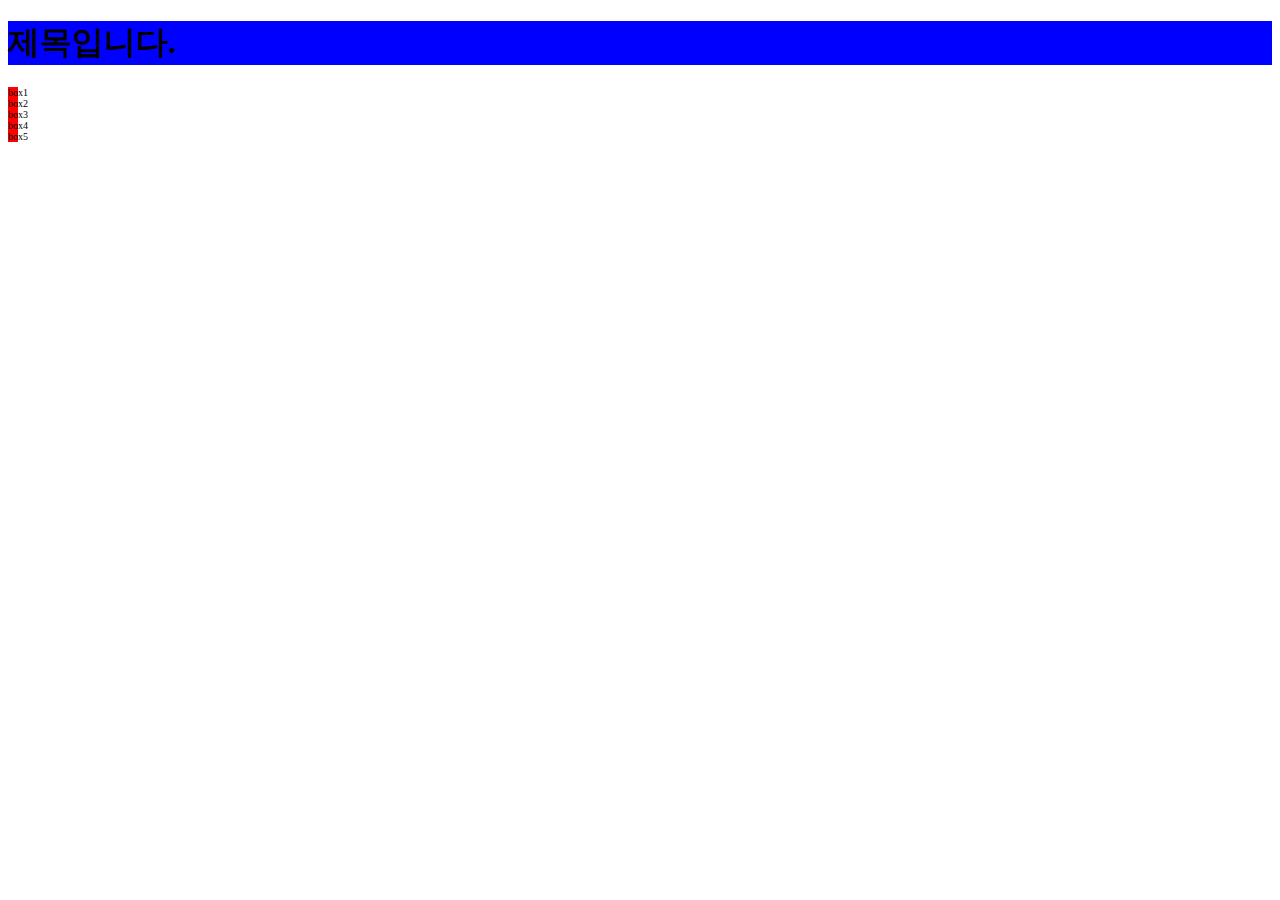
<file: scss/basic1/index.html>
<!DOCTYPE html>
<html lang="en">
<head>
    <meta charset="UTF-8">
    <meta name="viewport" content="width=device-width, initial-scale=1.0">
    <title>Document</title>
    <link rel="stylesheet" href="./css/style.css">
</head>
<body>
    <h1>제목입니다.</h1>
    <div id="box1" class="box">box1</div>
    <div id="box2" class="box">box2</div>
    <div id="box3" class="box">box3</div>
    <div id="box4" class="box">box4</div>
    <div id="box5" class="box">box5</div>
</body>
</html>
</file>
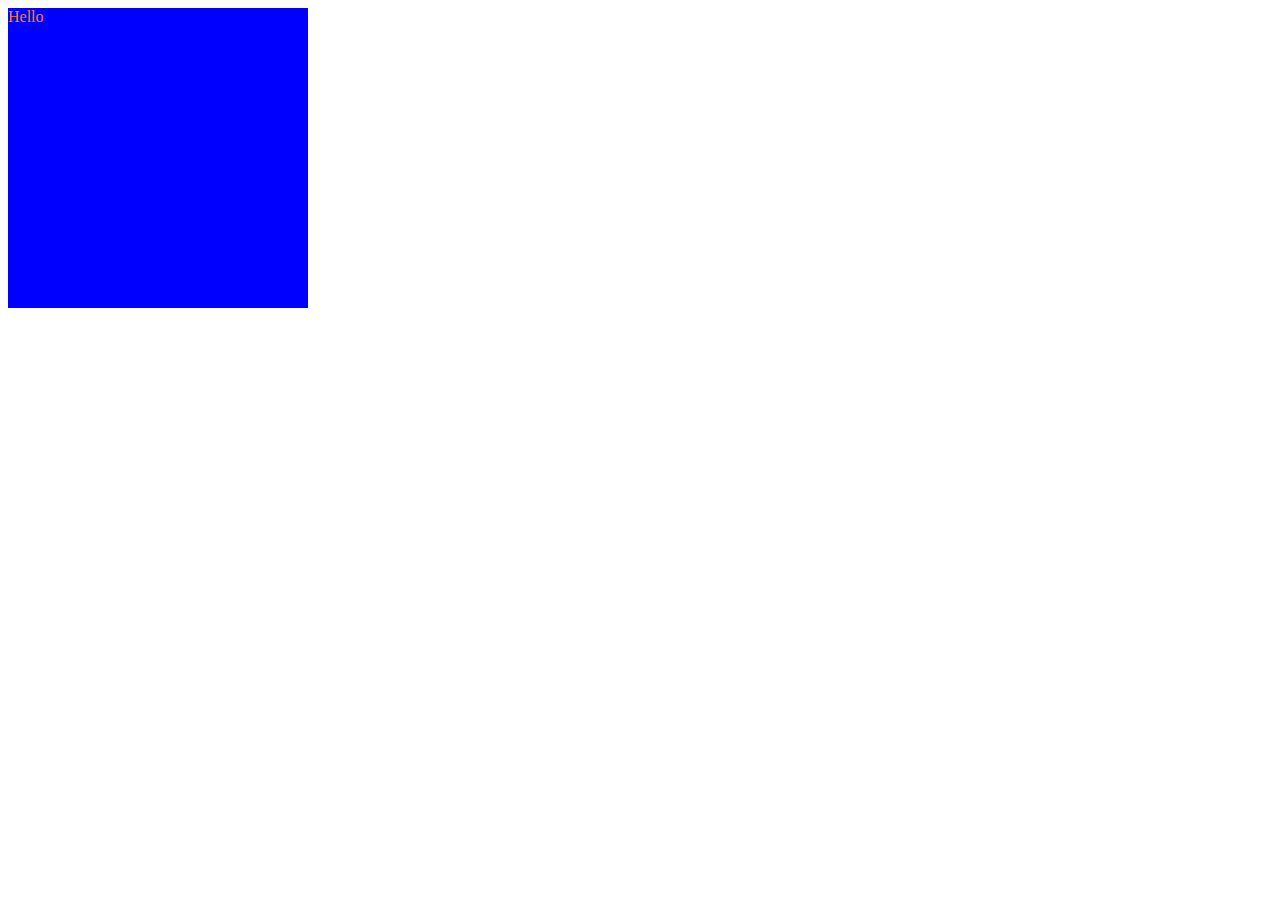
<file: scss/basic2/index.html>
<!DOCTYPE html>
<html lang="en">
<head>
    <meta charset="UTF-8">
    <meta name="viewport" content="width=device-width, initial-scale=1.0">
    <title>Document</title>
    <link rel="stylesheet" href="./css/style.css">
</head>
<body>
    <div class="banner">
        Hello
    </div>
</body>
</html>
</file>
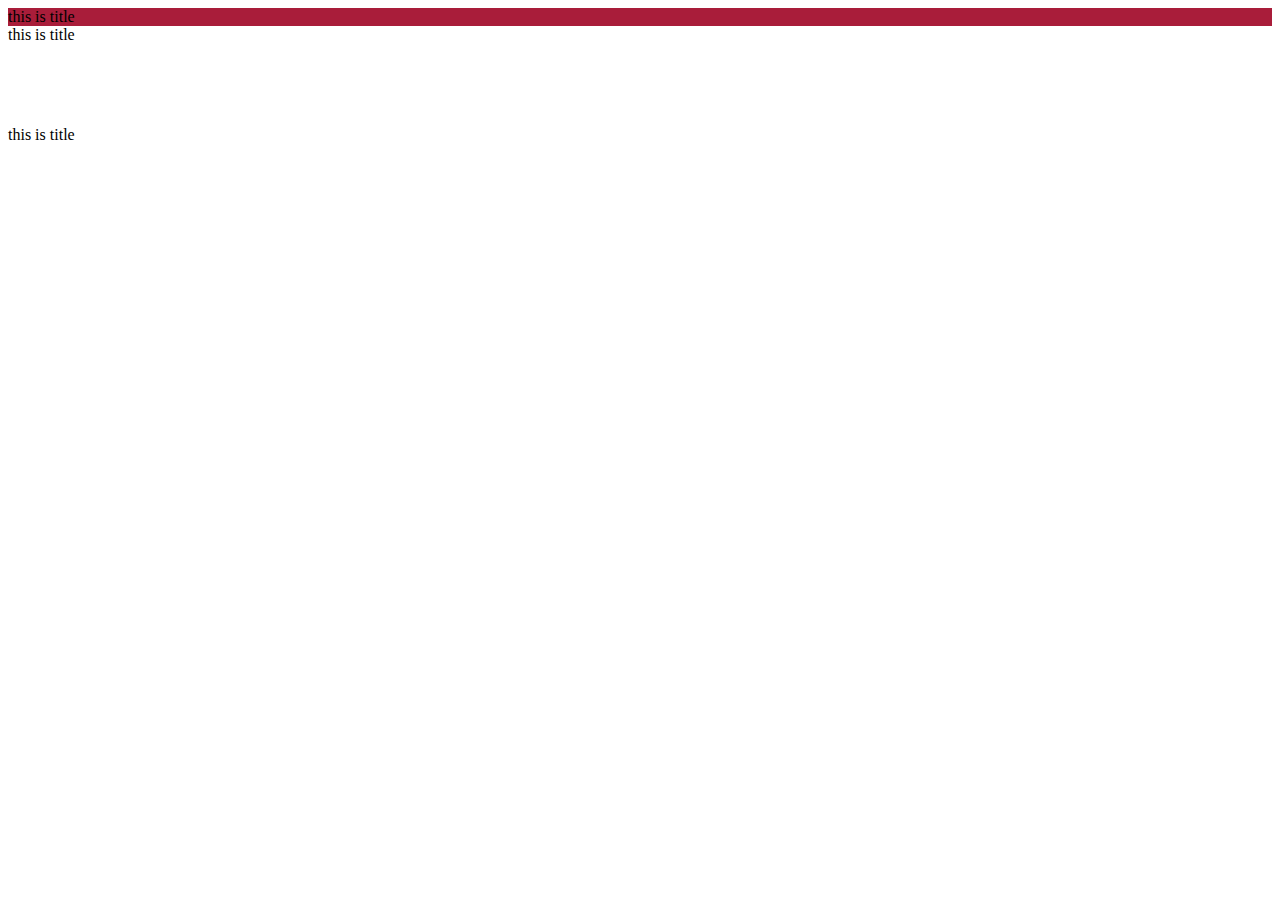
<file: scss/basic4/index.html>
<!DOCTYPE html>
<html lang="en">
<head>
    <meta charset="UTF-8">
    <meta name="viewport" content="width=device-width, initial-scale=1.0">
    <title>Document</title>
    <link rel="stylesheet" href="./css/index.css">
</head>
<body>
    <div class="box">this is title</div>
    <div class="box3">this is title</div>
    <div class="cls">this is title</div>
</body>
</html>
</file>
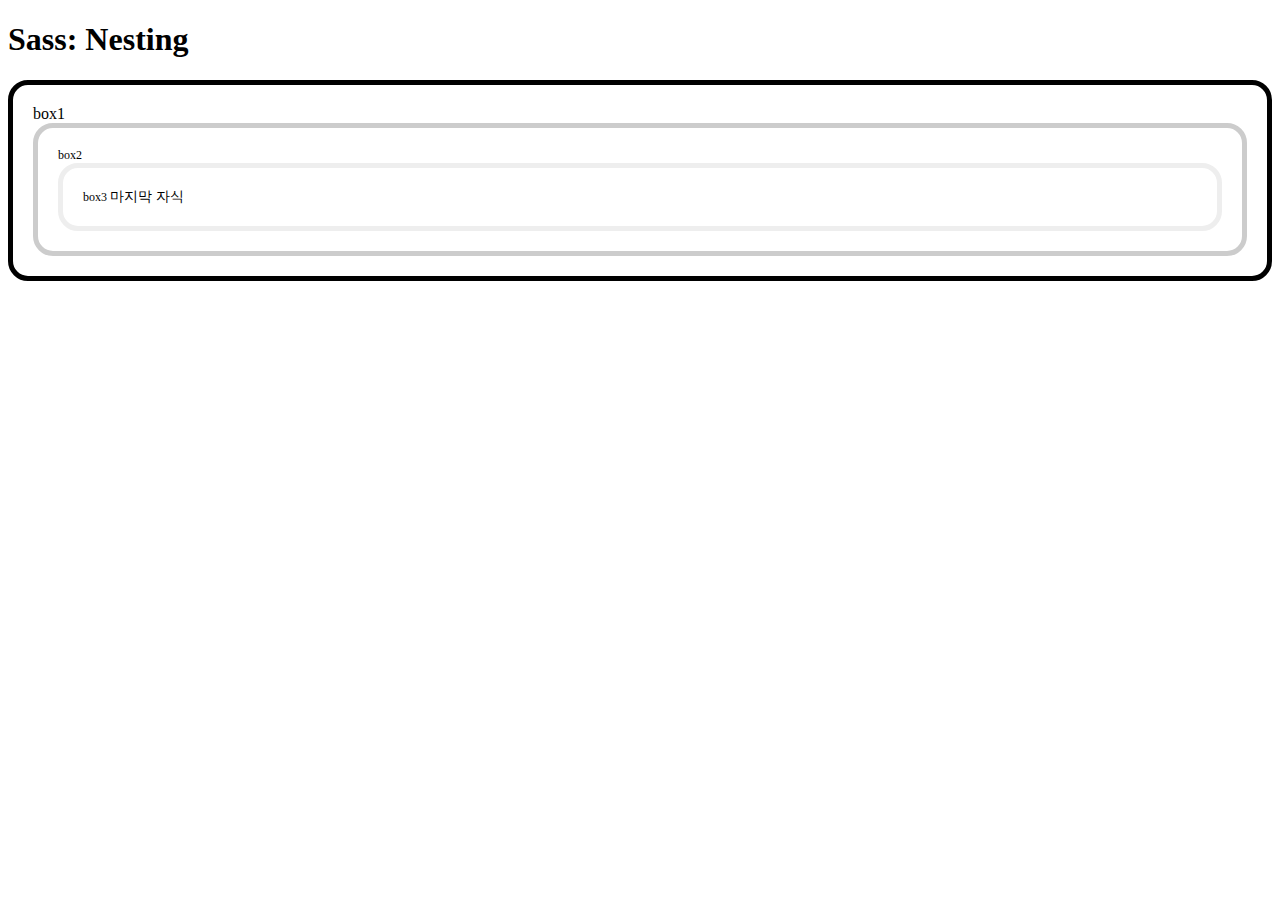
<file: scss/basic5-nesting/index.html>
<!DOCTYPE html>
<html lang="en">
<head>
    <meta charset="UTF-8">
    <meta name="viewport" content="width=device-width, initial-scale=1.0">
    <title>Document</title>
    <link rel="stylesheet" href="./css/style.css">
</head>
<body>
    <h1>Sass: Nesting</h1>

  <div class="box">
    box1
    <div class="box">
      box2
      <div class="box">
        box3
        <span>마지막 자식</span>
      </div>
    </div>
  </div>
</body>
</html>
</file>
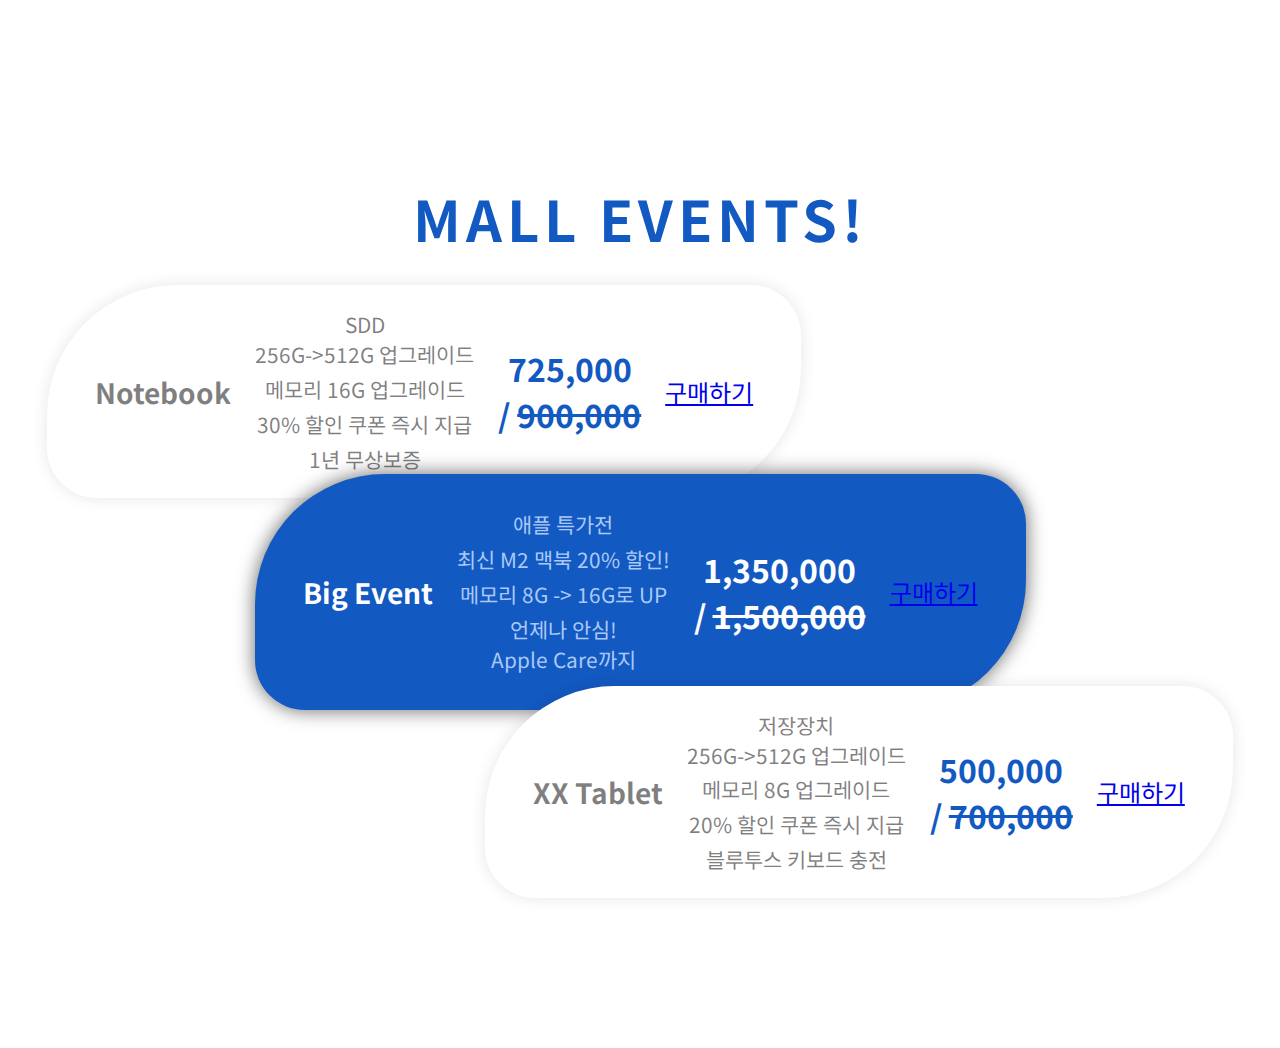
<file: scss/basic6_중간예제/index.html>
<!DOCTYPE html>
<html lang="en">
<head>
    <meta charset="UTF-8">
    <meta name="viewport" content="width=device-width, initial-scale=1.0">
    <title>Document</title>
    <link rel="stylesheet" href="./css/style.css">
</head>
<body>
    <section id="mall-events-container">
        <div class="events">
            <h1>Mall Events!</h1>

            <div class="event">
                <h3 class="event__title">Notebook</h3>
                <ul class="event__list">
                    <li class="event__list-item">SDD <br> 256G->512G 업그레이드</li>
                    <li class="event__list-item">메모리 16G 업그레이드</li>
                    <li class="event__list-item">30% 할인 쿠폰 즉시 지급</li>
                    <li class="event__list-item">1년 무상보증</li>
                </ul>
                <p class="event__cost">725,000 <span> <br>/ <s>900,000</s></span></p>
                <a href="#" class="button">구매하기</a>
            </div><!-- event -->

            <div class="event event--accent">
                <h3 class="event__title">Big Event</h3>
                <ul class="event__list">
                    <li class="event__list-item">애플 특가전</li>
                    <li class="event__list-item">최신 M2 맥북 20% 할인!</li>
                    <li class="event__list-item">메모리 8G -> 16G로 UP</li>
                    <li class="event__list-item">언제나 안심! <br>Apple Care까지</li>
                </ul>
                <p class="event__cost">1,350,000 <span> <br>/ <s>1,500,000</s></span></p>
                <a href="#" class="button button--accent">구매하기</a>
            </div><!-- event -->

            <div class="event">
                <h3 class="event__title">XX Tablet</h3>
                <ul class="event__list">
                    <li class="event__list-item">저장장치 <br> 256G->512G 업그레이드</li>
                    <li class="event__list-item">메모리 8G 업그레이드</li>
                    <li class="event__list-item">20% 할인 쿠폰 즉시 지급</li>
                    <li class="event__list-item">블루투스 키보드 충전</li>
                </ul>
                <p class="event__cost">500,000 <span> <br>/ <s>700,000</s></span></p>
                <a href="#" class="button">구매하기</a>
            </div><!-- event -->

        </div>
    </section>
</body>
</html>
</file>
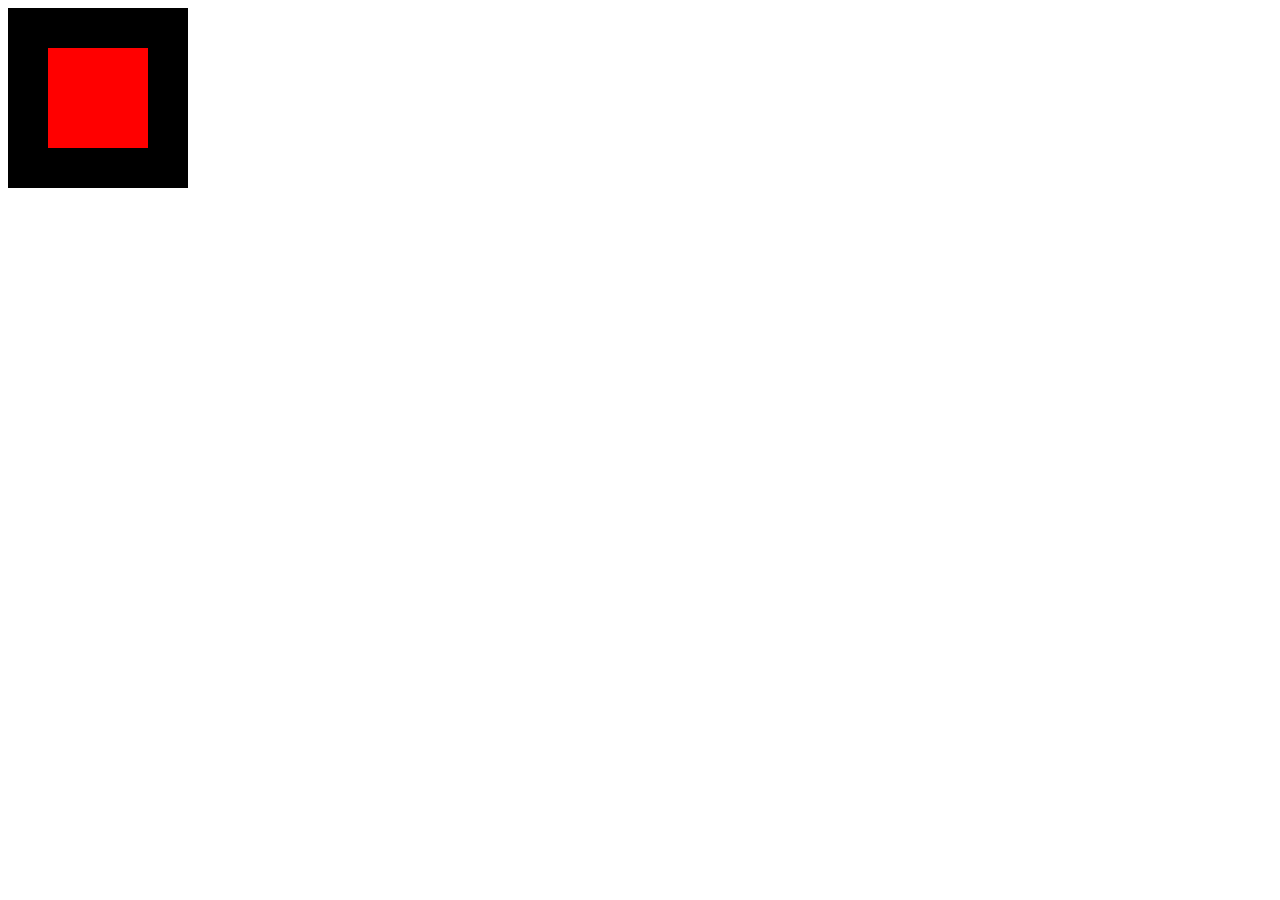
<file: scss/basic7-function/index.html>
<!DOCTYPE html>
<html lang="en">
<head>
    <meta charset="UTF-8">
    <meta name="viewport" content="width=device-width, initial-scale=1.0">
    <title>Document</title>
    <link rel="stylesheet" href="./css/style.css">
</head>
<body>
    <div class="box"></div>
</body>
</html>
</file>
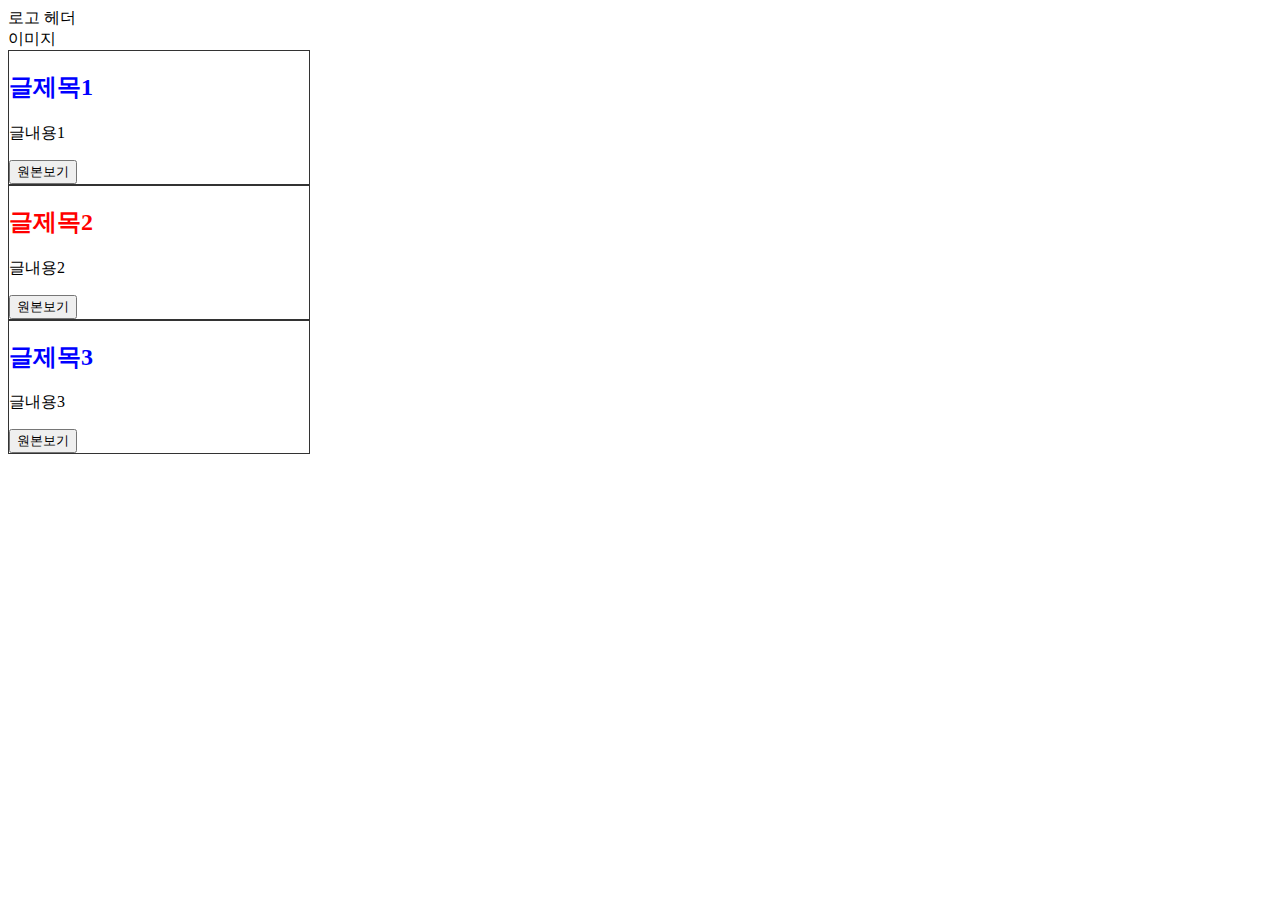
<file: scss/basic_BEM/index.html>
<!DOCTYPE html>
<html lang="en">

<head>
    <meta charset="UTF-8">
    <meta name="viewport" content="width=device-width, initial-scale=1.0">
    <title>Document</title>
    <link rel="stylesheet" href="./css/style.css">
</head>

<body>
    <header>로고 헤더</header>
    <section>이미지</section>
    <div class="text-box">
        <h2 class="text-box__title">글제목1</h2>
        <div class="text-box__content">
            <p class="text-box__desc">글내용1</p>
            <button class="btn text-box__btn-view">원본보기</button>
        </div>
    </div>
    <div class="text-box">
        <h2 class="text-box__title  text-box__title--red">글제목2</h2>
        <div class="text-box__content">
            <p class="text-box__content__desc">글내용2</p>
            <button class="btn text-box__btn-view">원본보기</button>
        </div>
    </div>
    <div class="text-box">
        <h2 class="text-box__title">글제목3</h2>
        <div class="text-box__content">
            <p class="text-box__desc">글내용3</p>
            <button class="btn text-box__btn-view">원본보기</button>
        </div>
    </div>
</body>

</html>
</file>
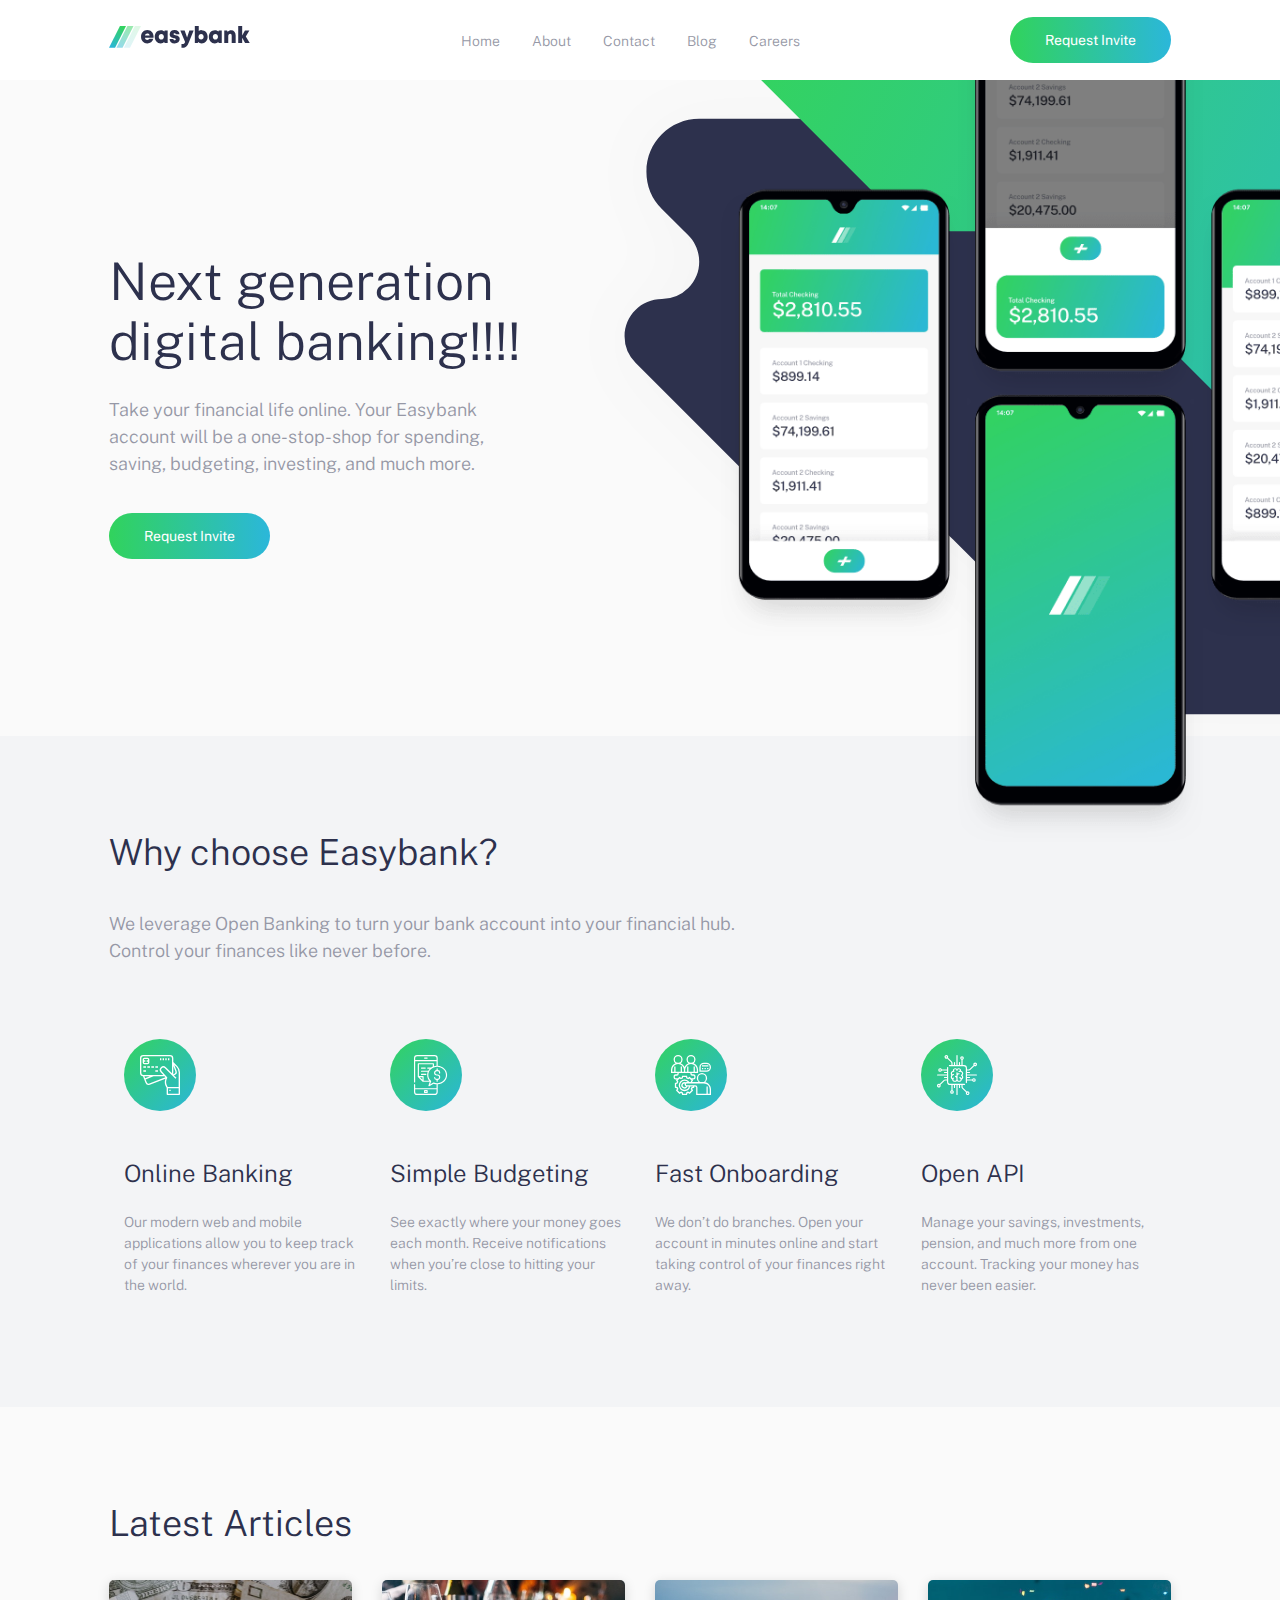
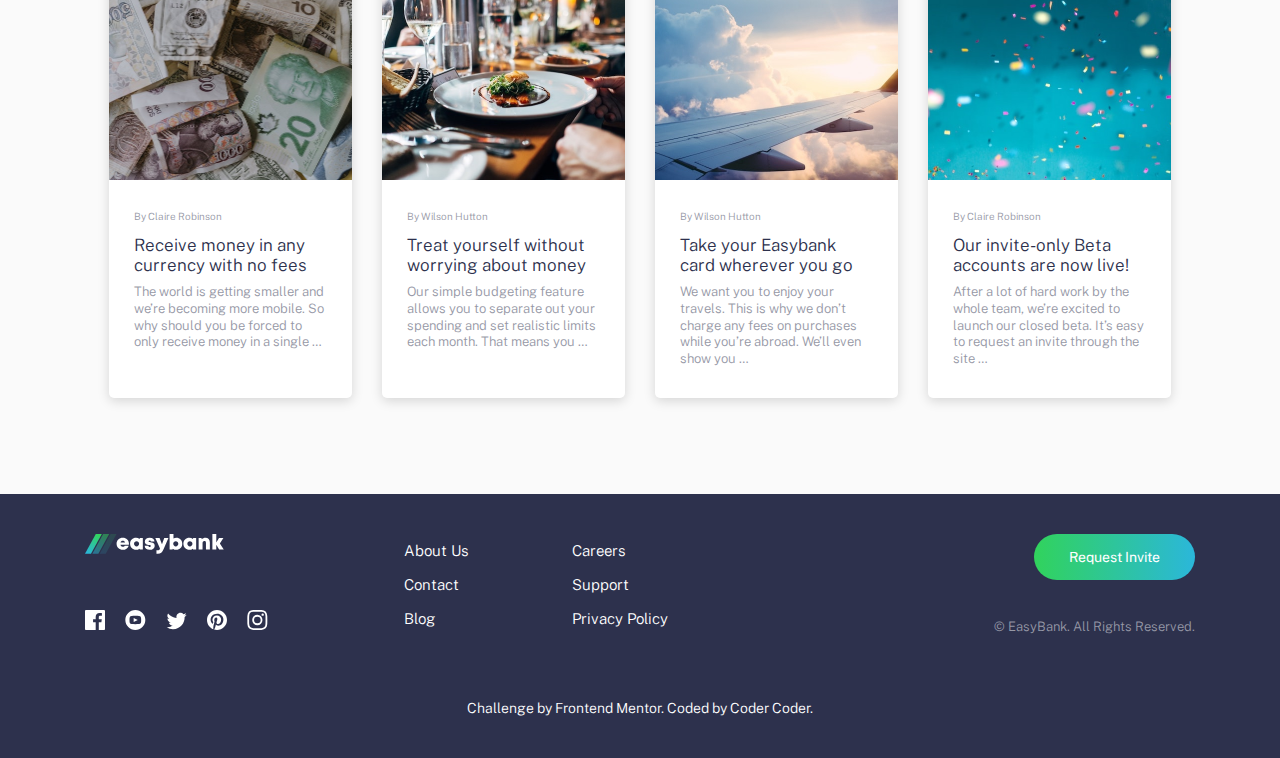
<file: scss/fem-easybank-master/index.html>
<!DOCTYPE html>
<html lang="en">
  <head>
    <meta charset="UTF-8" />
    <meta name="viewport" content="width=device-width, initial-scale=1.0" />
    <!-- displays site properly based on user's device -->

    <link
      rel="icon"
      type="image/png"
      sizes="32x32"
      href="./images/favicon-32x32.png"
    />
    <link
      href="https://fonts.googleapis.com/css2?family=Public+Sans:wght@300;400&display=swap"
      rel="stylesheet"
    />
    <link rel="stylesheet" href="./dist/style.css" />

    <title>Frontend Mentor | Easybank landing page</title>
  </head>
  <body>
    <header class="header">
      <div class="overlay has-fade"></div>

      <nav class="container container--pall flex flex-jc-sb flex-ai-c">
        <a href="/" class="header__logo">
          <img src="images/logo.svg" alt="Easybank" />
        </a>

        <a id="btnHamburger" href="#" class="header__toggle hide-for-desktop">
          <span></span>
          <span></span>
          <span></span>
        </a>

        <div class="header__links hide-for-mobile">
          <a href="#">Home</a><a href="#">About</a><a href="#">Contact</a
          ><a href="#">Blog</a><a href="#">Careers</a>
        </div>

        <a href="#" class="button header__cta hide-for-mobile"
          >Request Invite</a
        >
      </nav>

      <div class="header__menu has-fade">
        <a href="">Home</a>
        <a href="">About</a>
        <a href="">Contact</a>
        <a href="">Blog</a>
        <a href="">Careers</a>
      </div>
    </header>

    <section class="hero">
      <div class="container">
        <div class="hero__image"></div>

        <div class="hero__text container--pall">
          <h1>Next generation digital banking!!!!</h1>
          <p>
            Take your financial life online. Your Easybank account will be a
            one-stop-shop for spending, saving, budgeting, investing, and much
            more.
          </p>
          <a href="#" class="button hero__cta">Request Invite</a>
        </div>
      </div>
    </section>

    <section class="feature">
      <div class="feature__content container container--pall">
        <div class="feature__intro">
          <h2>Why choose Easybank?</h2>
          <p>
            We leverage Open Banking to turn your bank account into your
            financial hub. Control your finances like never before.
          </p>
        </div>

        <div class="feature__grid">
          <div class="feature__item">
            <div class="feature__icon">
              <img src="./images/icon-online.svg" />
            </div>
            <div class="feature__title">Online Banking</div>
            <div class="feature__description">
              Our modern web and mobile applications allow you to keep track of
              your finances wherever you are in the world.
            </div>
          </div>

          <div class="feature__item">
            <div class="feature__icon">
              <img src="./images/icon-budgeting.svg" />
            </div>
            <div class="feature__title">Simple Budgeting</div>
            <div class="feature__description">
              See exactly where your money goes each month. Receive
              notifications when you’re close to hitting your limits.
            </div>
          </div>

          <div class="feature__item">
            <div class="feature__icon">
              <img src="./images/icon-onboarding.svg" />
            </div>
            <div class="feature__title">Fast Onboarding</div>
            <div class="feature__description">
              We don’t do branches. Open your account in minutes online and
              start taking control of your finances right away.
            </div>
          </div>

          <div class="feature__item">
            <div class="feature__icon"><img src="./images/icon-api.svg" /></div>
            <div class="feature__title">Open API</div>
            <div class="feature__description">
              Manage your savings, investments, pension, and much more from one
              account. Tracking your money has never been easier.
            </div>
          </div>
        </div>
      </div>
    </section>

    <section class="articles">
      <div class="article__content container container--pall">
        <h2>Latest Articles</h2>

        <div class="article__grid">
          <a href="#" class="article__item">
            <div
              class="article__image"
              style="background-image: url('./images/image-currency.jpg')"
            ></div>
            <div class="article__text">
              <div class="article__author">By Claire Robinson</div>
              <div class="article__title">
                Receive money in any currency with no fees
              </div>
              <div class="article__description">
                The world is getting smaller and we’re becoming more mobile. So
                why should you be forced to only receive money in a single …
              </div>
            </div>
          </a>

          <a href="#" class="article__item">
            <div
              class="article__image"
              style="background-image: url('./images/image-restaurant.jpg')"
            ></div>
            <div class="article__text">
              <div class="article__author">By Wilson Hutton</div>
              <div class="article__title">
                Treat yourself without worrying about money
              </div>
              <div class="article__description">
                Our simple budgeting feature allows you to separate out your
                spending and set realistic limits each month. That means you …
              </div>
            </div>
          </a>

          <a href="#" class="article__item">
            <div
              class="article__image"
              style="background-image: url('./images/image-plane.jpg')"
            ></div>
            <div class="article__text">
              <div class="article__author">By Wilson Hutton</div>
              <div class="article__title">
                Take your Easybank card wherever you go
              </div>
              <div class="article__description">
                We want you to enjoy your travels. This is why we don’t charge
                any fees on purchases while you’re abroad. We’ll even show you …
              </div>
            </div>
          </a>

          <a href="#" class="article__item">
            <div
              class="article__image"
              style="background-image: url('./images/image-confetti.jpg')"
            ></div>
            <div class="article__text">
              <div class="article__author">By Claire Robinson</div>
              <div class="article__title">
                Our invite-only Beta accounts are now live!
              </div>
              <div class="article__description">
                After a lot of hard work by the whole team, we’re excited to
                launch our closed beta. It’s easy to request an invite through
                the site …
              </div>
            </div>
          </a>
        </div>
      </div>
    </section>

    <footer class="footer">
      <div class="container">
        <a class="footer__logo" href="#">
          <img src="./images/logo-dark.svg" />
        </a>

        <div class="footer__social">
          <a href="#">
            <svg xmlns="http://www.w3.org/2000/svg" width="20" height="20">
              <title>Facebook</title>
              <path
                fill="#FFF"
                d="M18.896 0H1.104C.494 0 0 .494 0 1.104v17.793C0 19.506.494 20 1.104 20h9.58v-7.745H8.076V9.237h2.606V7.01c0-2.583 1.578-3.99 3.883-3.99 1.104 0 2.052.082 2.329.119v2.7h-1.598c-1.254 0-1.496.597-1.496 1.47v1.928h2.989l-.39 3.018h-2.6V20h5.098c.608 0 1.102-.494 1.102-1.104V1.104C20 .494 19.506 0 18.896 0z"
              />
            </svg>
          </a>
          <a href="#">
            <svg xmlns="http://www.w3.org/2000/svg" width="21" height="20">
              <title>YouTube</title>
              <path
                fill="#FFF"
                d="M10.333 0c-5.522 0-10 4.478-10 10 0 5.523 4.478 10 10 10 5.523 0 10-4.477 10-10 0-5.522-4.477-10-10-10zm3.701 14.077c-1.752.12-5.653.12-7.402 0C4.735 13.947 4.514 13.018 4.5 10c.014-3.024.237-3.947 2.132-4.077 1.749-.12 5.651-.12 7.402 0 1.898.13 2.118 1.059 2.133 4.077-.015 3.024-.238 3.947-2.133 4.077zM8.667 8.048l4.097 1.949-4.097 1.955V8.048z"
              />
            </svg>
          </a>
          <a href="#">
            <svg xmlns="http://www.w3.org/2000/svg" width="21" height="18">
              <title>Twitter</title>
              <path
                fill="#FFF"
                d="M20.667 2.797a8.192 8.192 0 01-2.357.646 4.11 4.11 0 001.804-2.27 8.22 8.22 0 01-2.606.996A4.096 4.096 0 0014.513.873c-2.649 0-4.595 2.472-3.997 5.038a11.648 11.648 0 01-8.457-4.287 4.109 4.109 0 001.27 5.478A4.086 4.086 0 011.47 6.59c-.045 1.901 1.317 3.68 3.29 4.075a4.113 4.113 0 01-1.853.07 4.106 4.106 0 003.834 2.85 8.25 8.25 0 01-6.075 1.7 11.616 11.616 0 006.29 1.843c7.618 0 11.922-6.434 11.662-12.205a8.354 8.354 0 002.048-2.124z"
              />
            </svg>
          </a>
          <a href="#">
            <svg xmlns="http://www.w3.org/2000/svg" width="20" height="20">
              <title>Pinterest</title>
              <path
                fill="#FFF"
                d="M10 0C4.478 0 0 4.477 0 10c0 4.237 2.636 7.855 6.356 9.312-.088-.791-.167-2.005.035-2.868.182-.78 1.172-4.97 1.172-4.97s-.299-.6-.299-1.486c0-1.39.806-2.428 1.81-2.428.852 0 1.264.64 1.264 1.408 0 .858-.545 2.14-.828 3.33-.236.995.5 1.807 1.48 1.807 1.778 0 3.144-1.874 3.144-4.58 0-2.393-1.72-4.068-4.177-4.068-2.845 0-4.515 2.135-4.515 4.34 0 .859.331 1.781.745 2.281a.3.3 0 01.069.288l-.278 1.133c-.044.183-.145.223-.335.134-1.249-.581-2.03-2.407-2.03-3.874 0-3.154 2.292-6.052 6.608-6.052 3.469 0 6.165 2.473 6.165 5.776 0 3.447-2.173 6.22-5.19 6.22-1.013 0-1.965-.525-2.291-1.148l-.623 2.378c-.226.869-.835 1.958-1.244 2.621.937.29 1.931.446 2.962.446 5.522 0 10-4.477 10-10S15.522 0 10 0z"
              />
            </svg>
          </a>
          <a href="#">
            <svg xmlns="http://www.w3.org/2000/svg" width="21" height="20">
              <title>Instagram</title>
              <path
                fill="#FFF"
                d="M10.333 1.802c2.67 0 2.987.01 4.042.059 2.71.123 3.976 1.409 4.1 4.099.048 1.054.057 1.37.057 4.04 0 2.672-.01 2.988-.058 4.042-.124 2.687-1.386 3.975-4.099 4.099-1.055.048-1.37.058-4.042.058-2.67 0-2.986-.01-4.04-.058-2.717-.124-3.976-1.416-4.1-4.1-.048-1.054-.058-1.37-.058-4.041 0-2.67.01-2.986.058-4.04.124-2.69 1.387-3.977 4.1-4.1 1.054-.048 1.37-.058 4.04-.058zm0-1.802C7.618 0 7.278.012 6.211.06 2.579.227.56 2.242.394 5.877.345 6.944.334 7.284.334 10s.011 3.057.06 4.123c.166 3.632 2.181 5.65 5.816 5.817 1.068.048 1.408.06 4.123.06 2.716 0 3.057-.012 4.124-.06 3.628-.167 5.651-2.182 5.816-5.817.049-1.066.06-1.407.06-4.123s-.011-3.056-.06-4.122C20.11 2.249 18.093.228 14.458.06 13.39.01 13.049 0 10.333 0zm0 4.865a5.135 5.135 0 100 10.27 5.135 5.135 0 000-10.27zm0 8.468a3.333 3.333 0 110-6.666 3.333 3.333 0 010 6.666zm5.339-9.87a1.2 1.2 0 10-.001 2.4 1.2 1.2 0 000-2.4z"
              />
            </svg>
          </a>
        </div>

        <div class="footer__links col1">
          <a href="#">About Us</a>
          <a href="#">Contact</a>
          <a href="#">Blog</a>
        </div>

        <div class="footer__links col2">
          <a href="#">Careers</a>
          <a href="#">Support</a>
          <a href="#">Privacy Policy</a>
        </div>

        <div class="footer__cta">
          <a href="#" class="button">Request Invite</a>
        </div>

        <div class="footer__copyright">
          &copy; EasyBank. All Rights Reserved.
        </div>
      </div>
      <div class="attribution">
        Challenge by
        <a href="https://www.frontendmentor.io?ref=challenge" target="_blank"
          >Frontend Mentor</a
        >. Coded by <a href="#">Coder Coder</a>.
      </div>
    </footer>

    <script src="./app/js/script.js"></script>
  </body>
</html>
</file>
<file: scss/basic1/css/style.css>
@charset "UTF-8";
/* 주석문 만들기 */
h1 {
  background-color: #00f;
}

.box {
  z-index: 10;
  font-size: 10px;
  width: 10px;
  background: red;
}
</file>
<file: scss/basic2/css/style.css>
.banner {
  background-color: #00f;
}

.banner {
  color: #FF7D29;
  width: 300px;
  height: 300px;
}
</file>
<file: scss/basic4/css/index.css>
h2 {
  color: lightblue;
}

.box {
  background-color: #A91D3A;
}

.box3 {
  width: 10px;
  width: 100px;
  height: 100px;
}

.cls {
  width: 100px;
}
</file>
<file: scss/basic5-nesting/css/style.css>
.box {
  padding: 20px;
  border: 5px solid black;
  border-radius: 20px;
}

.box > .box {
  border-color: #ccc;
}
.box > .box:hover {
  background-color: green;
}
.box > .box .box {
  border-color: #eee;
}
.box > .box .box:hover {
  background-color: lightseagreen;
}
.box > .box .box span {
  font-size: 20px;
}
@media (min-width: 767px) {
  .box > .box .box span {
    font-size: 14px;
  }
}
@media (min-width: 400px) {
  .box {
    font-size: 16px;
  }
}

.box > .box.box {
  font-size: 12px;
}
</file>
<file: scss/basic6_중간예제/css/style.css>
@import url("https://fonts.googleapis.com/css2?family=Noto+Sans+KR:wght@100..900&display=swap");
* {
  margin: 0;
  padding: 0;
}

body {
  height: 100vh;
  font-family: "Noto Sans KR", sans-serif;
  font-size: 1.5rem;
  color: rgba(0, 0, 0, 0.5);
}

h1 {
  margin: 0 0 1rem 0;
  padding: 0.7rem 0;
  font-size: 3.5rem;
  color: #1359c2;
  letter-spacing: 5px;
  text-transform: uppercase;
}

#mall-events-container {
  padding: 1rem;
  text-align: center;
}

.events {
  width: 95%;
  min-height: 1000px;
  margin: 0 auto;
  padding-top: 1rem;
  display: flex;
  flex-direction: column;
  justify-content: center;
  align-items: center;
}

.event {
  background-color: #fff;
  box-shadow: 0 0 1rem rgba(0, 0, 0, 0.1);
  padding: 1.5rem 3rem;
  border-top-left-radius: 130px;
  border-top-right-radius: 50px;
  border-bottom-right-radius: 130px;
  border-bottom-left-radius: 50px;
  display: flex;
  justify-content: space-between;
  align-items: center;
  gap: 1.5rem;
}
.event:nth-of-type(1) {
  align-self: flex-start;
}
.event:nth-of-type(3) {
  align-self: flex-end;
}
.event + .event {
  margin-top: -1.5rem;
}
.event__titlt {
  color: #1359c2;
  text-transform: uppercase;
  letter-spacing: 5px;
}

.event__list {
  margin: 0;
  padding: 0;
  list-style: none;
}
.event__list-item {
  font-size: 20.8px;
}
.event__list-item:not(:last-of-type)::after {
  content: "";
  display: block;
  background-color: rgba(0, 0, 0, 0.1);
  margin: 0.3rem 0;
}
.event__cost {
  font-size: 2rem;
  font-weight: 700;
  color: #1359c2;
  margin: 1.5rem 0;
  span-font-size: 1.5rem;
  span-font-weight: 700;
}
.event--accent {
  background-color: #1359c2;
  box-shadow: 0 0 1.2rem rgba(0, 0, 0, 0.6);
}
.event--accent .event__title,
.event--accent .event__cost {
  color: #fff;
}
.event--accent .event__cost {
  margin: 3rem 0;
}
.event--accent .event__list {
  color: #aac9f7;
}
</file>
<file: scss/basic7-function/css/style.css>
.box {
  width: 100px;
  height: 100px;
  border: 40px solid #000;
  background-color: #f00;
  color: rgba(0, 0, 255, 0.5);
  color: #66ff66;
}
</file>
<file: scss/basic_BEM/css/style.css>
.text-box {
  width: 300px;
  border: 1px solid #333;
  position: relative;
}
.text-box > .text-box__title {
  color: blue;
}
.text-box > .text-box__title--red {
  color: red;
}
</file>
<file: scss/fem-easybank-master/dist/style.css>
.has-fade {
  visibility: hidden;
}

@-webkit-keyframes fade-in {
  from {
    visibility: hidden;
    opacity: 0;
  }
  1% {
    visibility: visible;
    opacity: 0;
  }
  to {
    visibility: visible;
    opacity: 1;
  }
}

@keyframes fade-in {
  from {
    visibility: hidden;
    opacity: 0;
  }
  1% {
    visibility: visible;
    opacity: 0;
  }
  to {
    visibility: visible;
    opacity: 1;
  }
}
.fade-in {
  -webkit-animation: fade-in 200ms ease-in-out forwards;
          animation: fade-in 200ms ease-in-out forwards;
}

@-webkit-keyframes fade-out {
  from {
    visibility: visible;
    opacity: 1;
  }
  99% {
    visibility: visible;
    opacity: 0;
  }
  to {
    visibility: hidden;
    opacity: 0;
  }
}

@keyframes fade-out {
  from {
    visibility: visible;
    opacity: 1;
  }
  99% {
    visibility: visible;
    opacity: 0;
  }
  to {
    visibility: hidden;
    opacity: 0;
  }
}
.fade-out {
  -webkit-animation: fade-out 200ms ease-in-out forwards;
          animation: fade-out 200ms ease-in-out forwards;
}

html {
  font-size: 100%;
  box-sizing: border-box;
}

*,
*::before,
*::after {
  box-sizing: inherit;
}

body {
  margin: 0;
  padding: 0;
  font-family: "Public Sans", sans-serif;
  font-size: 0.875rem;
  font-weight: 300;
  color: #9698a6;
  line-height: 1.3;
  overflow-x: hidden;
}
@media (min-width: 64em) {
  body {
    font-size: 1.125rem;
  }
}
body.noscroll {
  overflow: hidden;
}

h1,
h2,
h3 {
  font-weight: 300;
  line-height: 1.15;
  color: #2d314d;
  margin-top: 0px;
}

h1 {
  font-size: 2.31rem;
  margin-bottom: 1.5rem;
}
@media (min-width: 64em) {
  h1 {
    font-size: 3.25rem;
  }
}

h2 {
  font-size: 1.875rem;
  margin-bottom: 1.5625rem;
}
@media (min-width: 64em) {
  h2 {
    font-size: 2.25rem;
    margin-bottom: 2.25rem;
  }
}

p {
  line-height: 1.5;
  margin-bottom: 2.25rem;
}

a,
a:visited,
a:hover {
  text-decoration: none;
}

.container {
  max-width: 69.375rem;
  margin: 0 auto;
}
.container--pall {
  padding-top: 4.375rem;
  padding-right: 1.5rem;
  padding-bottom: 4.375rem;
  padding-left: 1.5rem;
}
@media (min-width: 64em) {
  .container--pall {
    padding-top: 6rem;
    padding-bottom: 6rem;
  }
}
.container--py {
  padding-top: 4.375rem;
  padding-bottom: 4.375rem;
}
@media (min-width: 64em) {
  .container--py {
    padding-top: 6rem;
    padding-bottom: 6rem;
  }
}
.container--px {
  padding-right: 1.5rem;
  padding-left: 1.5rem;
}
.container--pt {
  padding-top: 4.375rem;
}
@media (min-width: 64em) {
  .container--pt {
    padding-top: 6rem;
  }
}
.container--pr {
  padding-right: 1.5rem;
}
.container--pb {
  padding-bottom: 4.375rem;
}
@media (min-width: 64em) {
  .container--pb {
    padding-bottom: 6rem;
  }
}
.container--pl {
  padding-left: 1.5rem;
}

.flex {
  display: flex;
}
.flex-jc-sb {
  justify-content: space-between;
}
.flex-jc-c {
  justify-content: center;
}
.flex-ai-c {
  align-items: center;
}

button,
.button {
  position: relative;
  display: inline-block;
  padding: 0.875rem 2.1875rem;
  background-image: linear-gradient(to right, #31d35c, #2bb7da);
  border: 0;
  border-radius: 50px;
  cursor: pointer;
  color: white;
  font-weight: 400;
  font-size: 0.875rem;
  transition: opacity 300ms ease-in-out;
  overflow: hidden;
}
button::before,
.button::before {
  content: "";
  position: absolute;
  top: 0;
  right: 0;
  bottom: 0;
  left: 0;
  background-color: rgba(255, 255, 255, 0.25);
  opacity: 0;
  transition: opacity 150ms ease-in-out;
}
button:hover::before,
.button:hover::before {
  opacity: 1;
}

@media (max-width: 63.9375em) {
  .hide-for-mobile {
    display: none;
  }
}

@media (min-width: 64em) {
  .hide-for-desktop {
    display: none;
  }
}

.header {
  position: relative;
  z-index: 1;
}
.header.open .header__toggle > span:first-child {
  transform: rotate(45deg);
}
.header.open .header__toggle > span:nth-child(2) {
  opacity: 0;
}
.header.open .header__toggle > span:last-child {
  transform: rotate(-45deg);
}
.header .overlay {
  opacity: 0;
  position: fixed;
  top: 0px;
  right: 0px;
  bottom: 0px;
  left: 0px;
  background-image: linear-gradient(#2d314d, transparent);
}
.header nav {
  position: relative;
  background-color: white;
  padding-top: 1.0625rem;
  padding-bottom: 1.0625rem;
}
.header__logo img {
  width: 8.8125rem;
  height: 1.375rem;
}
.header__toggle > span {
  display: block;
  width: 26px;
  height: 2px;
  background-color: #2d314d;
  transition: all 300ms ease-in-out;
  transform-origin: 3px 1px;
}
.header__toggle > span:not(:last-child) {
  margin-bottom: 5px;
}
.header__menu {
  position: absolute;
  width: calc(100% - 3rem);
  left: 50%;
  transform: translateX(-50%);
  background: white;
  margin-top: 1.5rem;
  padding: 1.625rem;
  border-radius: 5px;
}
.header__menu a {
  display: block;
  padding: 0.625rem;
  color: #2d314d;
  text-align: center;
}
.header__links a {
  position: relative;
  font-size: 0.875rem;
  color: #9698a6;
  transition: color 300ms ease-in-out;
}
.header__links a:not(:last-child) {
  margin-right: 32px;
}
.header__links a::before {
  content: "";
  display: block;
  position: absolute;
  height: 5px;
  left: 0;
  right: 0;
  bottom: -30px;
  background: linear-gradient(to right, #31d35c, #2bb7da);
  opacity: 0;
  transition: opacity 300ms ease-in-out;
}
.header__links a:hover {
  color: #2d314d;
}
.header__links a:hover::before {
  opacity: 1;
}

.hero {
  background-color: #fafafa;
}
@media (min-width: 64em) {
  .hero .container {
    display: flex;
    align-items: center;
  }
}
.hero__image {
  position: relative;
  background-image: url("../images/bg-intro-mobile.svg");
  background-size: cover;
  background-repeat: no-repeat;
  background-position: center center;
  min-height: 17.5rem;
}
@media (min-width: 40em) {
  .hero__image {
    min-height: 25rem;
    background-position: center 70%;
  }
}
@media (min-width: 64em) {
  .hero__image {
    flex: 3;
    order: 2;
    height: 41rem;
    background-image: none;
  }
}
@media (min-width: 64em) {
  .hero__image::before {
    content: "";
    position: absolute;
    height: 100%;
    background-image: url("../images/bg-intro-desktop.svg");
    background-repeat: no-repeat;
    background-position: center bottom;
    width: 150%;
    background-size: 122%;
    background-position: 0% 83%;
  }
}
.hero__image::after {
  content: "";
  position: absolute;
  width: 100%;
  height: 100%;
  background-image: url("../images/image-mockups.png");
  background-size: 93%;
  background-repeat: no-repeat;
  background-position: center bottom;
}
@media (min-width: 40em) {
  .hero__image::after {
    background-size: 52%;
  }
}
@media (min-width: 64em) {
  .hero__image::after {
    width: 120%;
    height: 122%;
    background-size: 94%;
    background-position: center 150%;
    left: 22%;
  }
}
.hero__text {
  text-align: center;
}
@media (min-width: 64em) {
  .hero__text {
    flex: 2;
    order: 1;
    text-align: left;
  }
}

.feature {
  background-color: #f3f4f6;
  text-align: center;
}
@media (min-width: 40em) {
  .feature {
    text-align: left;
  }
}
.feature__intro {
  margin-bottom: 3.75rem;
}
@media (min-width: 64em) {
  .feature__intro {
    width: 60%;
  }
}
@media (min-width: 40em) {
  .feature__grid {
    display: flex;
    flex-wrap: wrap;
  }
}
.feature__item {
  padding: 0.9375rem;
}
@media (min-width: 40em) {
  .feature__item {
    flex: 0 0 50%;
  }
}
@media (min-width: 64em) {
  .feature__item {
    flex: 1;
  }
}
.feature__icon {
  margin-bottom: 1.875rem;
}
@media (min-width: 64em) {
  .feature__icon {
    margin-bottom: 2.75rem;
  }
}
.feature__title {
  font-size: 1.25rem;
  font-weight: 300;
  line-height: 1.15;
  color: #2d314d;
  margin-bottom: 1rem;
}
@media (min-width: 64em) {
  .feature__title {
    font-size: 1.5rem;
    margin-bottom: 1.5rem;
  }
}
.feature__description {
  font-size: 0.875rem;
  line-height: 1.5;
}

.articles {
  background-color: #fafafa;
}

.article__grid {
  display: grid;
  grid-template-columns: 1fr;
  gap: 1.875rem;
}
@media (min-width: 40em) {
  .article__grid {
    grid-template-columns: repeat(2, 1fr);
  }
}
@media (min-width: 64em) {
  .article__grid {
    grid-template-columns: repeat(4, 1fr);
  }
}
.article__item {
  border-radius: 0.3125rem;
  overflow: hidden;
  background-color: white;
  box-shadow: 0px 3px 12px rgba(0, 0, 0, 0.15);
  transition: all 150ms ease-in-out;
}
.article__item:hover {
  transform: scale(1.05);
}
.article__image {
  height: 12.5rem;
  background-size: cover;
  background-repeat: no-repeat;
  background-position: center center;
}
.article__text {
  padding: 1.875rem 1.875rem 2.5rem 1.875rem;
  color: #9698a6;
}
@media (min-width: 40em) {
  .article__text {
    padding: 1.875rem 1.5625rem;
  }
}
.article__author {
  font-size: 0.625rem;
  margin-bottom: 0.75rem;
}
.article__title {
  font-size: 1.0625rem;
  line-height: 1.2;
  color: #2d314d;
  margin-bottom: 0.5rem;
}
.article__description {
  font-size: 0.8125rem;
}

.footer {
  background-color: #2d314d;
  color: white;
  padding: 2.5rem;
  text-align: center;
}
@media (min-width: 64em) {
  .footer .container {
    display: grid;
    grid-template-columns: 2fr 1fr 1fr 3fr;
    grid-template-rows: 1fr auto;
    grid-template-areas: "logo links1 links2 cta" "social links1 links2 copyright";
    gap: 1rem;
    justify-items: start;
  }
}
.footer a {
  color: white;
}
.footer__logo {
  display: inline-block;
}
@media (max-width: 63.9375em) {
  .footer__logo {
    margin-bottom: 1.875rem;
  }
}
@media (min-width: 64em) {
  .footer__logo {
    grid-area: logo;
  }
}
@media (max-width: 63.9375em) {
  .footer__social {
    margin-bottom: 1.875rem;
  }
}
@media (min-width: 64em) {
  .footer__social {
    grid-area: social;
    align-self: end;
  }
}
.footer__social a {
  display: inline-block;
  height: 1.25rem;
}
.footer__social a svg path {
  transition: fill 150ms ease-in-out;
}
.footer__social a:hover svg path {
  fill: #31d35c;
}
.footer__social a:not(:last-child) {
  margin-right: 1rem;
}
.footer__links {
  display: flex;
  flex-direction: column;
  align-items: center;
  font-size: 0.9375rem;
}
@media (min-width: 64em) {
  .footer__links {
    justify-content: space-between;
    align-items: start;
  }
}
@media (min-width: 64em) {
  .footer__links.col1 {
    grid-area: links1;
  }
}
@media (max-width: 63.9375em) {
  .footer__links.col2 {
    margin-bottom: 1.875rem;
  }
}
@media (min-width: 64em) {
  .footer__links.col2 {
    grid-area: links2;
  }
}
.footer__links a {
  line-height: 2.25;
  transition: color 150ms ease-in-out;
}
.footer__links a:hover {
  color: #31d35c;
}
@media (min-width: 64em) {
  .footer__cta {
    grid-area: cta;
    text-align: right;
    justify-self: end;
  }
}
@media (max-width: 63.9375em) {
  .footer__cta a.button {
    margin-bottom: 1.875rem;
  }
}
.footer__copyright {
  font-size: 0.8125rem;
  color: #9698a6;
}
@media (min-width: 64em) {
  .footer__copyright {
    grid-area: copyright;
    align-self: end;
    justify-self: end;
  }
}
.footer .attribution {
  margin-top: 4rem;
  font-size: 0.875rem;
}/*# sourceMappingURL=style.css.map */
</file>
